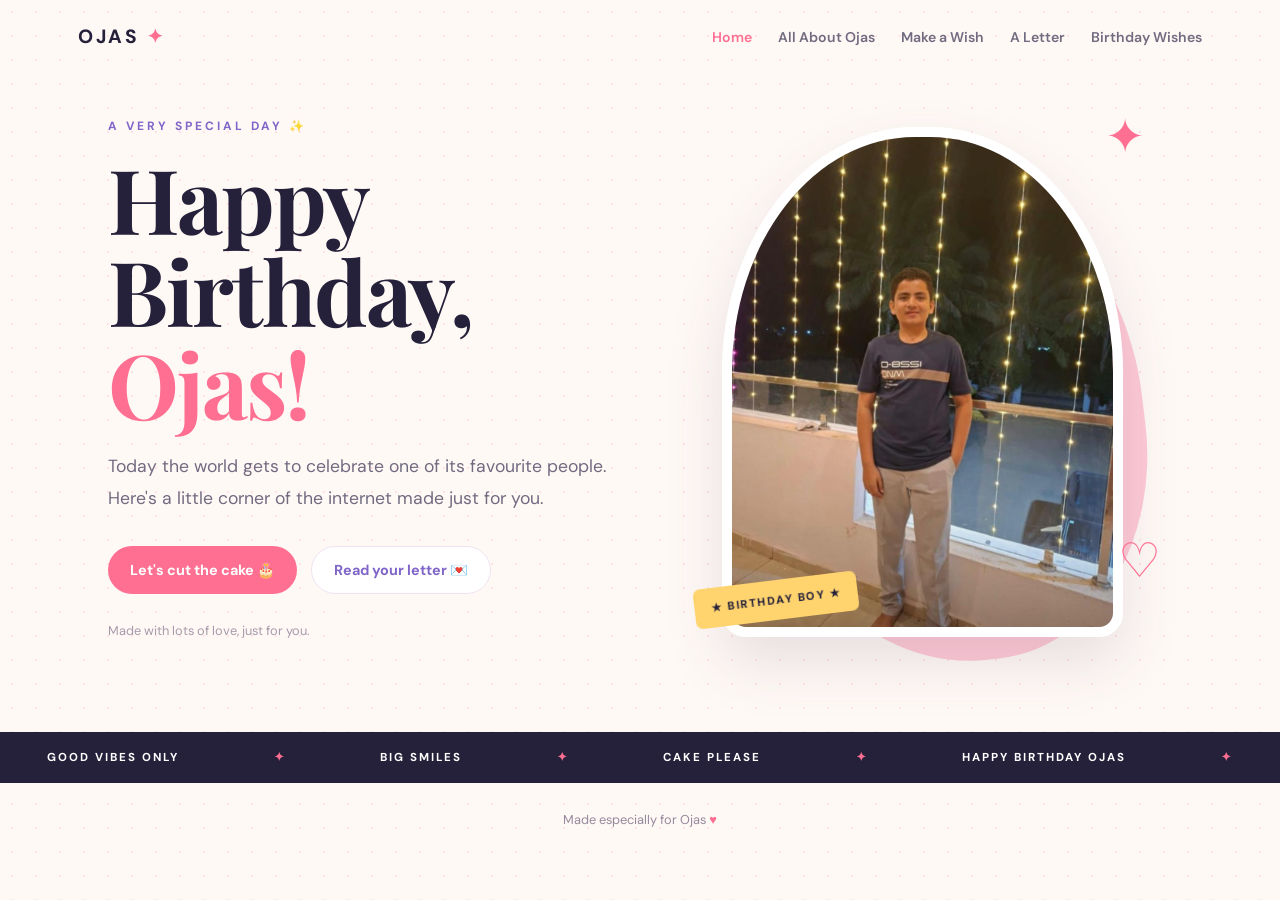
<file: index.html>
<!DOCTYPE html>
<html lang="en">
<head>
  <meta charset="UTF-8"><meta name="viewport" content="width=device-width, initial-scale=1.0">
  <title>Happy Birthday, Ojas! 🎂</title><link rel="stylesheet" href="style.css">
</head>
<body>
  <div class="sparkle-bg"></div>
  <nav class="nav"><a class="brand" href="index.html">OJAS<span> ✦</span></a><button class="menu-btn" aria-label="Open menu">☰</button>
    <div class="nav-links"><a class="active" href="index.html">Home</a><a href="about.html">All About Ojas</a><a href="cake.html">Make a Wish</a><a href="letter.html">A Letter</a><a href="wishes.html">Birthday Wishes</a></div>
  </nav>
  <main class="hero page-wrap">
    <div class="hero-copy">
      <p class="eyebrow">A VERY SPECIAL DAY ✨</p>
      <h1>Happy Birthday,<br><span>Ojas!</span></h1>
      <p class="lead">Today the world gets to celebrate one of its favourite people. Here's a little corner of the internet made just for you.</p>
      <div class="hero-actions"><a class="btn primary" href="cake.html">Let's cut the cake 🎂</a><a class="btn ghost" href="letter.html">Read your letter 💌</a></div>
      <p class="tiny-note">Made with lots of love, just for you.</p>
    </div>
    <div class="hero-photo-wrap"><div class="photo-glow"></div><img class="hero-photo" src="assets/ojas.jpg" alt="Ojas smiling at a celebration"><span class="photo-sticker">★ BIRTHDAY BOY ★</span><span class="doodle d1">✦</span><span class="doodle d2">♡</span></div>
  </main>
  <div class="ticker"><span>GOOD VIBES ONLY</span><b>✦</b><span>BIG SMILES</span><b>✦</b><span>CAKE PLEASE</span><b>✦</b><span>HAPPY BIRTHDAY OJAS</span><b>✦</b></div>
  <footer>Made especially for Ojas <span>♥</span></footer><script src="script.js"></script>
</body></html>
</file>
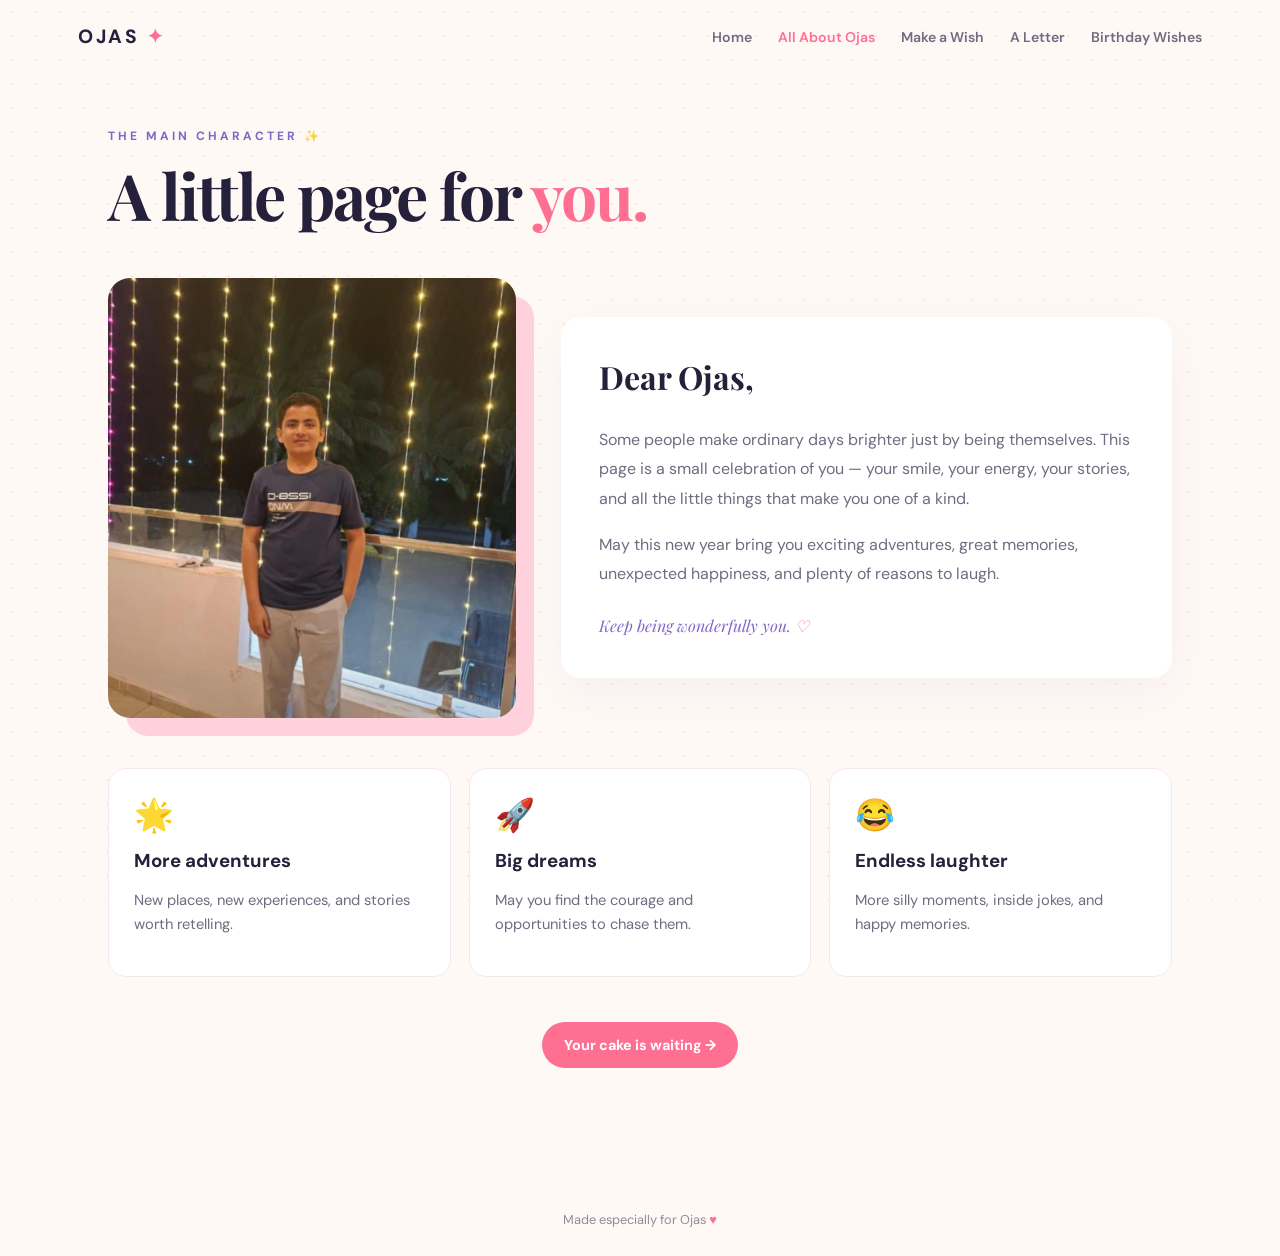
<file: about.html>
<!DOCTYPE html>
<html lang="en"><head><meta charset="UTF-8"><meta name="viewport" content="width=device-width, initial-scale=1.0"><title>All About Ojas</title><link rel="stylesheet" href="style.css"></head>
<body><nav class="nav"><a class="brand" href="index.html">OJAS<span> ✦</span></a><button class="menu-btn" aria-label="Open menu">☰</button><div class="nav-links"><a href="index.html">Home</a><a class="active" href="about.html">All About Ojas</a><a href="cake.html">Make a Wish</a><a href="letter.html">A Letter</a><a href="wishes.html">Birthday Wishes</a></div></nav>
<main class="page-wrap inner-page">
  <p class="eyebrow">THE MAIN CHARACTER ✨</p><h1 class="page-title">A little page for <span>you.</span></h1>
  <div class="about-grid"><img class="about-photo" src="assets/ojas.jpg" alt="Ojas"><div class="about-card"><h2>Dear Ojas,</h2><p>Some people make ordinary days brighter just by being themselves. This page is a small celebration of you — your smile, your energy, your stories, and all the little things that make you one of a kind.</p><p>May this new year bring you exciting adventures, great memories, unexpected happiness, and plenty of reasons to laugh.</p><div class="signature">Keep being wonderfully you. <span>♡</span></div></div></div>
  <div class="three-cards"><article><span>🌟</span><h3>More adventures</h3><p>New places, new experiences, and stories worth retelling.</p></article><article><span>🚀</span><h3>Big dreams</h3><p>May you find the courage and opportunities to chase them.</p></article><article><span>😂</span><h3>Endless laughter</h3><p>More silly moments, inside jokes, and happy memories.</p></article></div>
  <div class="center"><a class="btn primary" href="cake.html">Your cake is waiting →</a></div>
</main><footer>Made especially for Ojas <span>♥</span></footer><script src="script.js"></script></body></html>
</file>
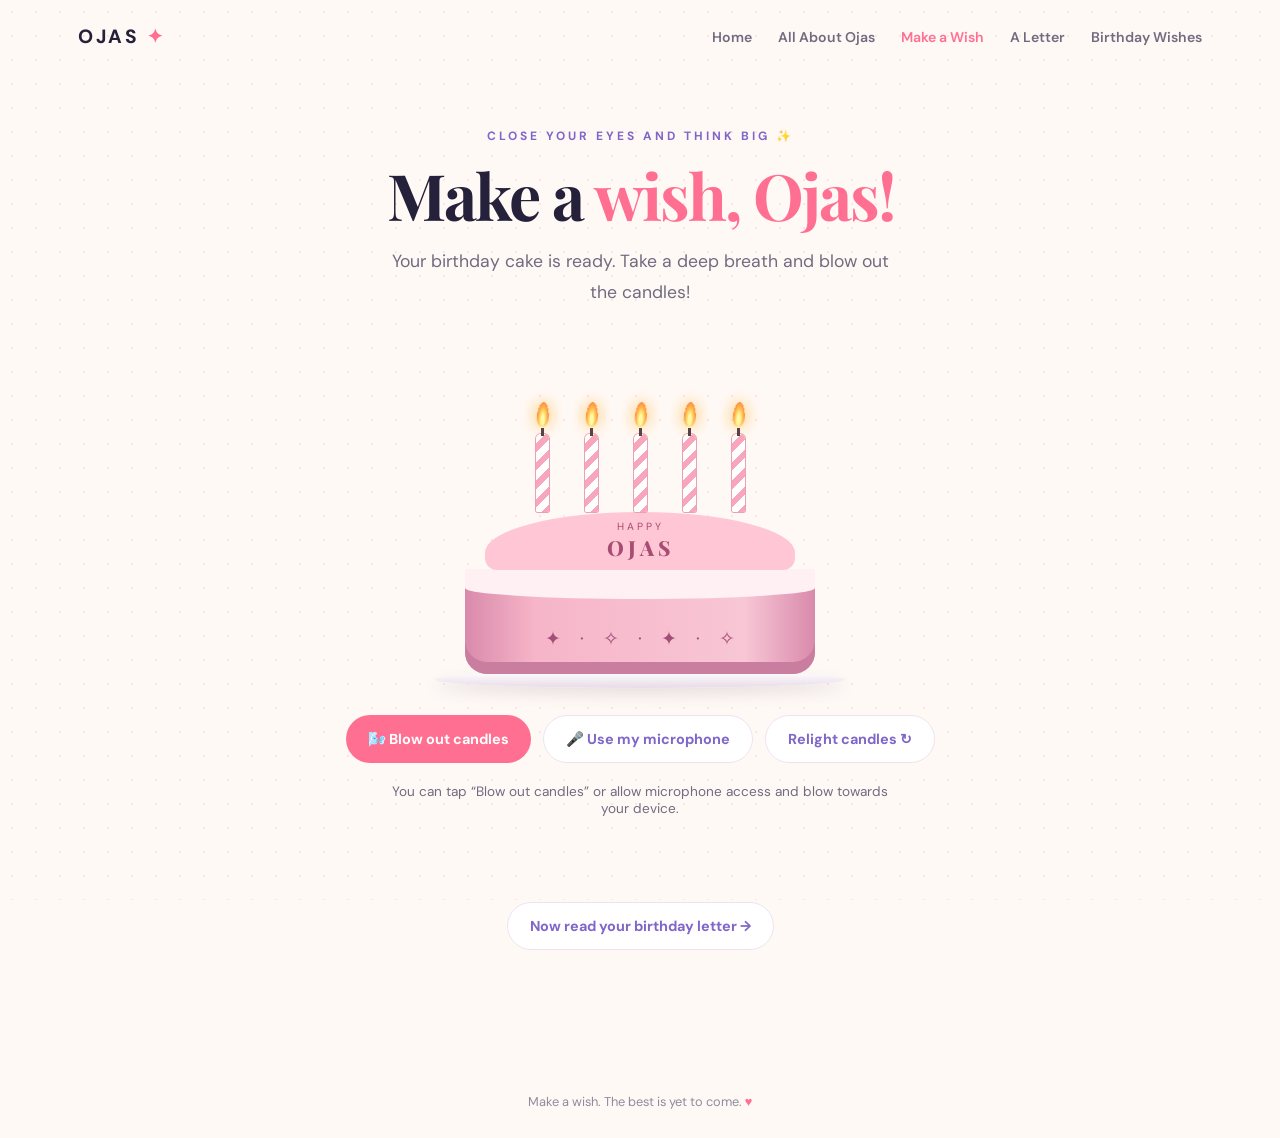
<file: cake.html>
<!DOCTYPE html>
<html lang="en"><head><meta charset="UTF-8"><meta name="viewport" content="width=device-width, initial-scale=1.0"><title>Make a Wish!</title><link rel="stylesheet" href="style.css"></head>
<body><nav class="nav"><a class="brand" href="index.html">OJAS<span> ✦</span></a><button class="menu-btn" aria-label="Open menu">☰</button><div class="nav-links"><a href="index.html">Home</a><a href="about.html">All About Ojas</a><a class="active" href="cake.html">Make a Wish</a><a href="letter.html">A Letter</a><a href="wishes.html">Birthday Wishes</a></div></nav>
<main class="page-wrap inner-page cake-page"><p class="eyebrow">CLOSE YOUR EYES AND THINK BIG ✨</p><h1 class="page-title">Make a <span>wish, Ojas!</span></h1><p class="lead center-text">Your birthday cake is ready. Take a deep breath and blow out the candles!</p>
  <section class="cake-stage">
    <div class="candles" id="candles"><div class="candle"><i class="flame"></i><i class="wick"></i></div><div class="candle"><i class="flame"></i><i class="wick"></i></div><div class="candle"><i class="flame"></i><i class="wick"></i></div><div class="candle"><i class="flame"></i><i class="wick"></i></div><div class="candle"><i class="flame"></i><i class="wick"></i></div></div>
    <div class="cake-top"><span>HAPPY</span><b>OJAS</b></div><div class="cake-body"><div class="icing"></div><div class="sprinkles">✦　·　✧　·　✦　·　✧</div></div><div class="cake-plate"></div>
  </section>
  <div class="cake-controls"><button class="btn primary" id="blowBtn">🌬️ Blow out candles</button><button class="btn ghost" id="micBtn">🎤 Use my microphone</button><button class="btn ghost" id="relightBtn">Relight candles ↻</button></div>
  <p class="mic-hint" id="micHint">You can tap “Blow out candles” or allow microphone access and blow towards your device.</p><p class="success-message" id="wishMessage" aria-live="polite"></p>
  <div class="center"><a class="btn ghost" href="letter.html">Now read your birthday letter →</a></div>
</main><footer>Make a wish. The best is yet to come. <span>♥</span></footer><script src="script.js"></script></body></html>
</file>
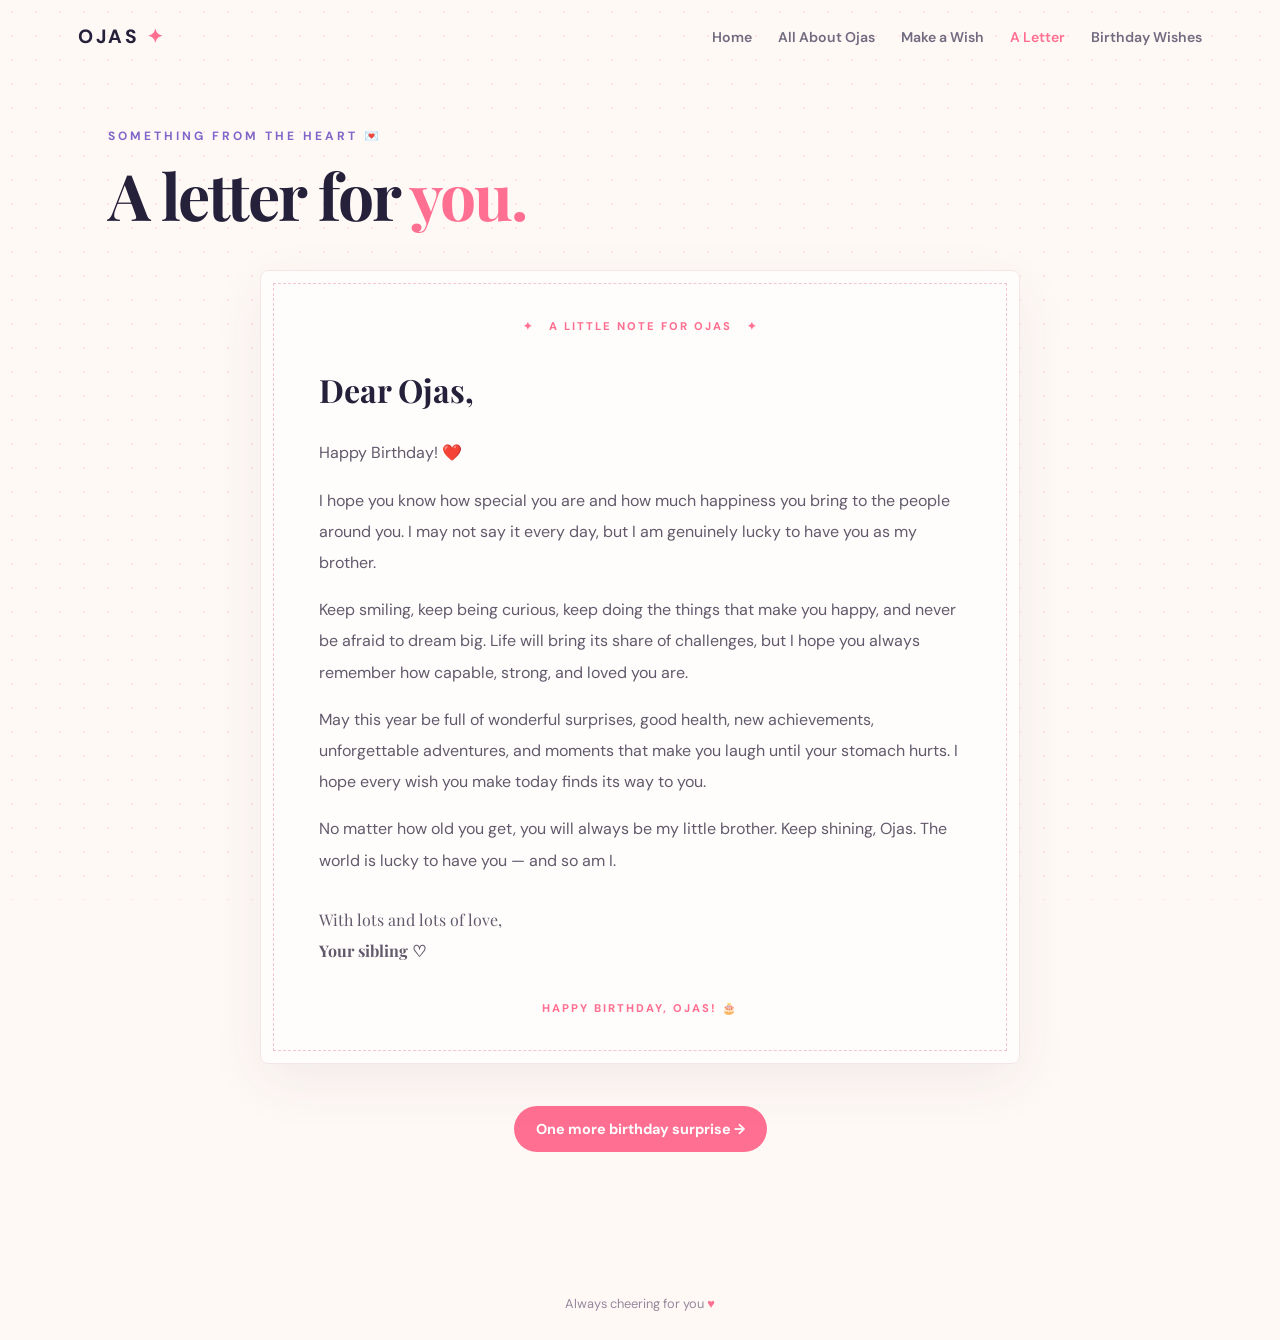
<file: letter.html>
<!DOCTYPE html>
<html lang="en"><head><meta charset="UTF-8"><meta name="viewport" content="width=device-width, initial-scale=1.0"><title>A Letter for Ojas</title><link rel="stylesheet" href="style.css"></head>
<body><nav class="nav"><a class="brand" href="index.html">OJAS<span> ✦</span></a><button class="menu-btn" aria-label="Open menu">☰</button><div class="nav-links"><a href="index.html">Home</a><a href="about.html">All About Ojas</a><a href="cake.html">Make a Wish</a><a class="active" href="letter.html">A Letter</a><a href="wishes.html">Birthday Wishes</a></div></nav>
<main class="page-wrap inner-page letter-page"><p class="eyebrow">SOMETHING FROM THE HEART 💌</p><h1 class="page-title">A letter for <span>you.</span></h1>
  <article class="letter">
    <div class="letter-top">✦ &nbsp; A LITTLE NOTE FOR OJAS &nbsp; ✦</div>
    <h2>Dear Ojas,</h2>
    <p>Happy Birthday! ❤️</p>
    <p>I hope you know how special you are and how much happiness you bring to the people around you. I may not say it every day, but I am genuinely lucky to have you as my brother.</p>
    <p>Keep smiling, keep being curious, keep doing the things that make you happy, and never be afraid to dream big. Life will bring its share of challenges, but I hope you always remember how capable, strong, and loved you are.</p>
    <p>May this year be full of wonderful surprises, good health, new achievements, unforgettable adventures, and moments that make you laugh until your stomach hurts. I hope every wish you make today finds its way to you.</p>
    <p>No matter how old you get, you will always be my little brother. Keep shining, Ojas. The world is lucky to have you — and so am I.</p>
    <p class="letter-sign">With lots and lots of love,<br><strong>Your sibling ♡</strong></p>
    <div class="letter-bottom">HAPPY BIRTHDAY, OJAS! 🎂</div>
  </article><div class="center"><a class="btn primary" href="wishes.html">One more birthday surprise →</a></div>
</main><footer>Always cheering for you <span>♥</span></footer><script src="script.js"></script></body></html>
</file>
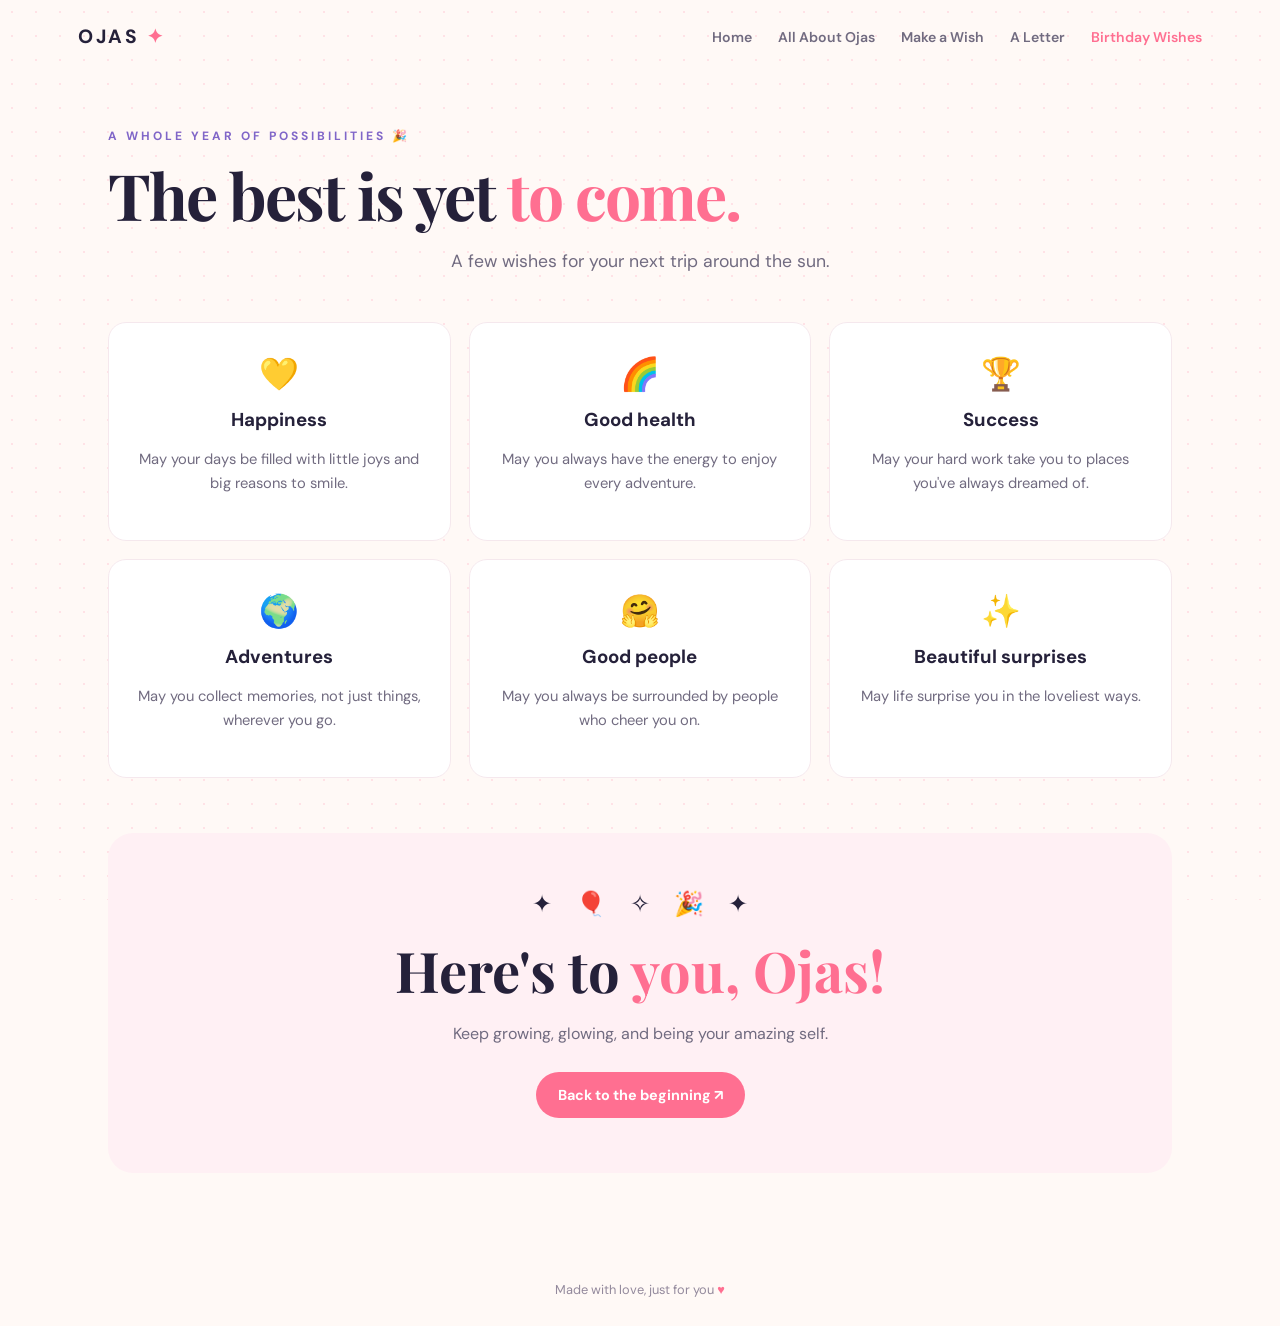
<file: wishes.html>
<!DOCTYPE html>
<html lang="en"><head><meta charset="UTF-8"><meta name="viewport" content="width=device-width, initial-scale=1.0"><title>Birthday Wishes for Ojas</title><link rel="stylesheet" href="style.css"></head>
<body><nav class="nav"><a class="brand" href="index.html">OJAS<span> ✦</span></a><button class="menu-btn" aria-label="Open menu">☰</button><div class="nav-links"><a href="index.html">Home</a><a href="about.html">All About Ojas</a><a href="cake.html">Make a Wish</a><a href="letter.html">A Letter</a><a class="active" href="wishes.html">Birthday Wishes</a></div></nav>
<main class="page-wrap inner-page wishes-page"><p class="eyebrow">A WHOLE YEAR OF POSSIBILITIES 🎉</p><h1 class="page-title">The best is yet <span>to come.</span></h1><p class="lead center-text">A few wishes for your next trip around the sun.</p>
  <div class="wish-grid"><div class="wish-card"><span>💛</span><h3>Happiness</h3><p>May your days be filled with little joys and big reasons to smile.</p></div><div class="wish-card"><span>🌈</span><h3>Good health</h3><p>May you always have the energy to enjoy every adventure.</p></div><div class="wish-card"><span>🏆</span><h3>Success</h3><p>May your hard work take you to places you've always dreamed of.</p></div><div class="wish-card"><span>🌍</span><h3>Adventures</h3><p>May you collect memories, not just things, wherever you go.</p></div><div class="wish-card"><span>🤗</span><h3>Good people</h3><p>May you always be surrounded by people who cheer you on.</p></div><div class="wish-card"><span>✨</span><h3>Beautiful surprises</h3><p>May life surprise you in the loveliest ways.</p></div></div>
  <div class="finale"><div class="confetti">✦　🎈　✧　🎉　✦</div><h2>Here's to <span>you, Ojas!</span></h2><p>Keep growing, glowing, and being your amazing self.</p><a class="btn primary" href="index.html">Back to the beginning ↗</a></div>
</main><footer>Made with love, just for you <span>♥</span></footer><script src="script.js"></script></body></html>
</file>
<file: style.css>
@import url('https://fonts.googleapis.com/css2?family=DM+Sans:wght@400;500;600;700&family=Playfair+Display:wght@600;700;800&display=swap');
:root{--ink:#25213a;--muted:#716b80;--pink:#ff6f91;--pink2:#ffd1dc;--purple:#8066c8;--cream:#fff9f6;--yellow:#ffd36e}
*{box-sizing:border-box}html{scroll-behavior:smooth}body{margin:0;background:var(--cream);color:var(--ink);font-family:'DM Sans',sans-serif;min-height:100vh;overflow-x:hidden}body:before{content:"";position:fixed;inset:0;pointer-events:none;opacity:.24;background-image:radial-gradient(#ff9bb3 1px,transparent 1px);background-size:24px 24px;z-index:-1}
.nav{max-width:1180px;margin:auto;padding:24px 28px;display:flex;align-items:center;justify-content:space-between;gap:20px}.brand{text-decoration:none;color:var(--ink);font-weight:800;letter-spacing:3px;font-size:1.2rem}.brand span{color:var(--pink)}.nav-links{display:flex;gap:26px;align-items:center}.nav-links a{color:var(--muted);font-size:.88rem;text-decoration:none;font-weight:600}.nav-links a:hover,.nav-links a.active{color:var(--pink)}.menu-btn{display:none;border:0;background:none;font-size:1.5rem;color:var(--ink)}
.page-wrap{max-width:1120px;margin:0 auto;padding:45px 28px 80px}.hero{min-height:650px;display:grid;grid-template-columns:1fr 1fr;align-items:center;gap:65px}.eyebrow{color:var(--purple);font-size:.75rem;letter-spacing:3px;font-weight:700;margin:0 0 18px}.hero h1,.page-title{font-family:'Playfair Display',serif;font-size:clamp(3.5rem,7vw,6rem);line-height:1.03;margin:0 0 22px;letter-spacing:-2px}.hero h1 span,.page-title span,.final h2 span,.finale h2 span{color:var(--pink)}.lead{font-size:1.1rem;line-height:1.8;color:var(--muted);max-width:520px}.hero-actions{display:flex;gap:14px;flex-wrap:wrap;margin-top:32px}.btn{display:inline-flex;align-items:center;justify-content:center;padding:14px 22px;border-radius:50px;text-decoration:none;font:700 .9rem 'DM Sans';border:0;cursor:pointer;transition:.2s}.btn:hover{transform:translateY(-3px);box-shadow:0 10px 25px #df9caf44}.primary{background:var(--pink);color:white}.ghost{background:white;color:var(--purple);border:1px solid #eee2f0}.tiny-note{color:#a49aaa;font-size:.8rem;margin-top:28px}.hero-photo-wrap{position:relative;max-width:430px;margin:auto}.photo-glow{position:absolute;inset:8% -5% -4% 7%;background:#ffcad7;border-radius:48% 52% 45% 55%;transform:rotate(-7deg)}.hero-photo{position:relative;width:100%;height:510px;object-fit:cover;object-position:center 35%;border:10px solid white;border-radius:48% 48% 24px 24px;box-shadow:0 25px 60px #45314a22}.photo-sticker{position:absolute;bottom:22px;left:-28px;background:var(--yellow);padding:13px 17px;border-radius:7px;font-size:.7rem;font-weight:800;letter-spacing:1.5px;transform:rotate(-7deg)}.doodle{position:absolute;color:var(--pink);font-size:3rem}.d1{top:-22px;right:-22px}.d2{bottom:50px;right:-38px}.ticker{background:var(--ink);color:white;display:flex;justify-content:space-around;gap:20px;padding:18px 10px;flex-wrap:wrap;font-size:.72rem;letter-spacing:2px;font-weight:700}.ticker b{color:var(--pink)}footer{text-align:center;padding:28px;color:#93899c;font-size:.8rem}footer span{color:var(--pink)}
.inner-page{padding-top:55px;min-height:75vh}.page-title{font-size:clamp(2.8rem,5vw,4.6rem);margin-bottom:16px}.about-grid{display:grid;grid-template-columns:.8fr 1.2fr;gap:45px;align-items:center;margin:50px 0}.about-photo{width:100%;max-height:440px;object-fit:cover;object-position:center 30%;border-radius:22px;box-shadow:18px 18px 0 var(--pink2)}.about-card{background:white;padding:38px;border-radius:20px;box-shadow:0 15px 45px #392c4c0d;line-height:1.85;color:var(--muted)}.about-card h2{font:700 2rem 'Playfair Display';color:var(--ink);margin-top:0}.signature{font-family:'Playfair Display';font-style:italic;color:var(--purple);margin-top:22px}.signature span{color:var(--pink)}.three-cards,.wish-grid{display:grid;grid-template-columns:repeat(3,1fr);gap:18px;margin:45px 0}.three-cards article,.wish-card{background:#fff;padding:25px;border-radius:18px;border:1px solid #f5e8ed}.three-cards article span,.wish-card span{font-size:2rem}.three-cards h3,.wish-card h3{margin:12px 0 8px}.three-cards p,.wish-card p{color:var(--muted);line-height:1.65;font-size:.92rem}.center{text-align:center;margin:35px 0}.center-text{text-align:center;margin-left:auto;margin-right:auto}
.cake-page{text-align:center}.cake-stage{width:min(520px,95%);margin:48px auto 28px;position:relative;height:330px;padding-top:55px}.candles{display:flex;justify-content:center;gap:36px;position:relative;z-index:3;height:100px;align-items:flex-end}.candle{width:13px;height:78px;background:repeating-linear-gradient(135deg,#fff 0 7px,#f7a6bd 7px 13px);border-radius:5px 5px 2px 2px;position:relative;box-shadow:0 0 0 1px #eaa0b5}.wick{position:absolute;top:-6px;left:5px;width:3px;height:8px;background:#57424a}.flame{position:absolute;top:-32px;left:1px;width:12px;height:25px;background:radial-gradient(ellipse at 50% 70%,#fff9a5 0 18%,#ffc34e 45%,#ff8a45 70%,transparent 72%);border-radius:50% 50% 45% 45%;transform:rotate(4deg);filter:drop-shadow(0 0 8px #ffbf48);animation:flicker .7s infinite alternate}.candle.out .flame{display:none}@keyframes flicker{from{transform:rotate(-5deg) scale(.94)}to{transform:rotate(5deg) scale(1.08)}}.cake-top{position:relative;z-index:2;width:310px;height:58px;margin:0 auto -1px;background:#ffc6d5;border-radius:50% 50% 12px 12px/70% 70% 12px 12px;color:#a84c72;display:flex;flex-direction:column;align-items:center;justify-content:center;font-size:.65rem;letter-spacing:3px}.cake-top b{font:800 1.3rem 'Playfair Display';letter-spacing:4px}.cake-body{position:relative;width:350px;height:105px;margin:auto;background:linear-gradient(90deg,#d98aab,#f6b5c8 20%,#f8c6d5 80%,#d98aab);border-radius:8px 8px 22px 22px;box-shadow:inset 0 -12px #c97d9f}.icing{height:22px;background:#fff0f3;border-radius:0 0 50% 50%;box-shadow:0 8px #fff0f3}.sprinkles{color:#a24e78;text-align:center;padding-top:35px;font-size:1.2rem}.cake-plate{height:17px;width:410px;max-width:100%;background:linear-gradient(white,#e8dbe7);border-radius:50%;margin:-3px auto 0;box-shadow:0 7px 15px #45314a22}.cake-controls{display:flex;justify-content:center;gap:12px;flex-wrap:wrap}.mic-hint{font-size:.85rem;color:var(--muted);margin:20px auto;max-width:500px}.success-message{min-height:30px;color:#9c4f7a;font:700 1.2rem 'Playfair Display';margin:18px}
.letter{max-width:760px;margin:42px auto;background:#fffdfb;padding:48px 58px;border-radius:8px;box-shadow:0 18px 55px #382b4a12;border:1px solid #f4e6e5;position:relative}.letter:before{content:"";position:absolute;inset:12px;border:1px dashed #f1c5d1;pointer-events:none}.letter>*{position:relative}.letter-top,.letter-bottom{text-align:center;color:var(--pink);font-size:.7rem;letter-spacing:2px;font-weight:800}.letter h2{font:700 2rem 'Playfair Display';margin-top:35px}.letter p{font:1rem/1.95 'DM Sans';color:#625a6c}.letter-sign{font-family:'Playfair Display'!important;font-style:italic;margin-top:28px}.letter-bottom{margin-top:35px}.wish-grid{grid-template-columns:repeat(3,1fr)}.wish-card{text-align:center;padding:30px 22px}.finale{text-align:center;background:#fff0f4;padding:55px 25px;border-radius:25px;margin-top:55px}.finale h2{font:700 clamp(2rem,5vw,3.5rem) 'Playfair Display';margin:12px}.finale p{color:var(--muted);margin-bottom:28px}.confetti{font-size:1.5rem}
@media(max-width:800px){.nav{padding:18px 20px;flex-wrap:wrap}.menu-btn{display:block}.nav-links{display:none;width:100%;flex-direction:column;align-items:flex-start;gap:15px;padding:10px 0}.nav-links.open{display:flex}.hero{grid-template-columns:1fr;gap:40px;padding-top:35px;text-align:center}.hero .lead{margin:auto}.hero-actions{justify-content:center}.hero-photo-wrap{max-width:350px}.hero-photo{height:420px}.three-cards,.wish-grid{grid-template-columns:1fr 1fr}.about-grid{grid-template-columns:1fr}.about-photo{max-height:420px}.letter{padding:38px 28px}.ticker{gap:12px}.ticker span:nth-of-type(2n){display:none}}
@media(max-width:480px){.three-cards,.wish-grid{grid-template-columns:1fr}.page-wrap{padding-left:20px;padding-right:20px}.cake-stage{transform:scale(.82);transform-origin:top center;margin-bottom:-20px}.cake-controls{flex-direction:column;align-items:stretch}.letter{padding:32px 22px}.hero h1{font-size:3.5rem}}
</file>
